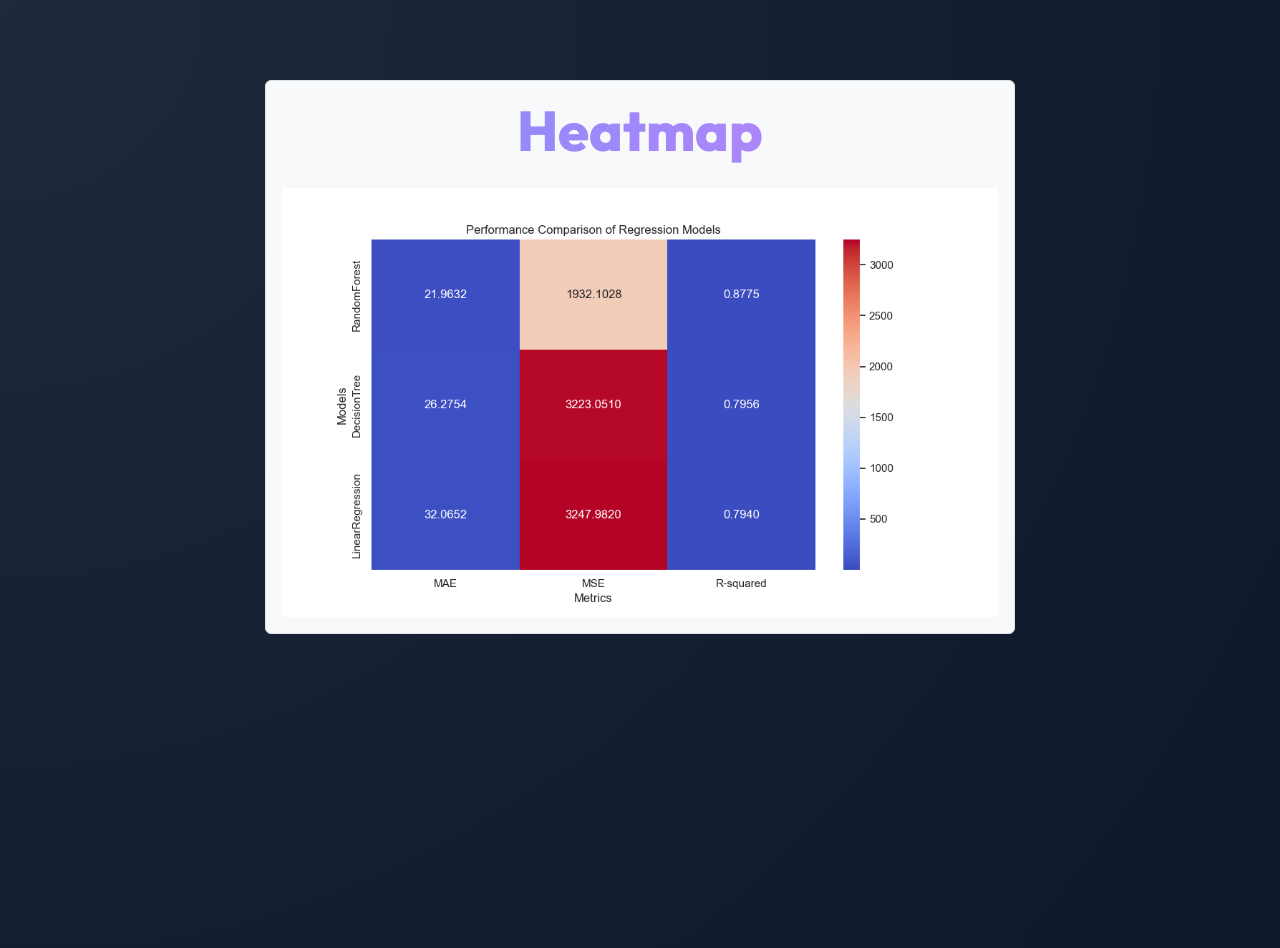
<file: templates/heatmap.html>
<!DOCTYPE html>
<html>

<head>
    <title>Heatmap</title>
    <link href="https://stackpath.bootstrapcdn.com/bootstrap/5.1.3/css/bootstrap.min.css" rel="stylesheet">
    <link rel="stylesheet" type="text/css" href="../static/style.css">
</head>

<body>
    <div class="container mt-5">
        <div class="row justify-content-center">
            <div class="col-md-8">
                <div class="p-3 bg-light border rounded text-center">
                    <h1 class="text-center">Heatmap</h1>
                    <div class="center-image">
                        <img src="../static/heatmap.png" class="img-fluid" alt="Heatmap Image">
                    </div>
                </div>
            </div>
        </div>
    </div>

    <script src="https://stackpath.bootstrapcdn.com/bootstrap/5.1.3/js/bootstrap.bundle.min.js"></script>
</body>

</html>
</file>
<file: static/style.css>
/* Advanced Air Quality Design System */
@import url('https://fonts.googleapis.com/css2?family=Outfit:wght@300;400;600;800&display=swap');

:root {
    --primary: #6366f1;
    --primary-hover: #4f46e5;
    --secondary: #10b981;
    --dark: #0f172a;
    --light: #f8fafc;
    --glass: rgba(255, 255, 255, 0.1);
    --glass-border: rgba(255, 255, 255, 0.2);
    --card-bg: rgba(15, 23, 42, 0.8);
    --text-main: #f1f5f9;
    --text-muted: #94a3b8;
    
    /* AQI Colors */
    --aqi-good: #10b981;
    --aqi-satisfactory: #84cc16;
    --aqi-moderate: #f59e0b;
    --aqi-poor: #ef4444;
    --aqi-verypoor: #b91c1c;
    --aqi-severe: #7f1d1d;
}

* {
    margin: 0;
    padding: 0;
    box-sizing: border-box;
}

body {
    font-family: 'Outfit', sans-serif;
    background: radial-gradient(circle at top left, #1e293b, #0f172a);
    color: var(--text-main);
    min-height: 100vh;
    line-height: 1.6;
    overflow-x: hidden;
}

/* Background Animation */
body::before {
    content: '';
    position: fixed;
    top: 0;
    left: 0;
    width: 100%;
    height: 100%;
    background: url('https://www.transparenttextures.com/patterns/carbon-fibre.png');
    opacity: 0.05;
    z-index: -1;
}

.container {
    max-width: 1200px;
    margin: 0 auto;
    padding: 2rem;
}

/* Glassmorphism Card */
.glass-card {
    background: var(--glass);
    backdrop-filter: blur(12px);
    -webkit-backdrop-filter: blur(12px);
    border: 1px solid var(--glass-border);
    border-radius: 24px;
    padding: 3rem;
    box-shadow: 0 25px 50px -12px rgba(0, 0, 0, 0.5);
    animation: fadeIn 0.8s ease-out;
}

@keyframes fadeIn {
    from { opacity: 0; transform: translateY(20px); }
    to { opacity: 1; transform: translateY(0); }
}

/* Typography */
h1 {
    font-size: 3.5rem;
    font-weight: 800;
    background: linear-gradient(to right, #818cf8, #c084fc);
    -webkit-background-clip: text;
    -webkit-text-fill-color: transparent;
    margin-bottom: 1.5rem;
    text-align: center;
}

.lead {
    font-size: 1.25rem;
    color: var(--text-muted);
    text-align: center;
    margin-bottom: 3rem;
}

/* Form Styles */
.form-group {
    margin-bottom: 1.5rem;
}

label {
    display: block;
    margin-bottom: 0.5rem;
    font-weight: 600;
    color: var(--text-main);
    font-size: 0.9rem;
    text-transform: uppercase;
    letter-spacing: 0.05em;
}

.form-control {
    width: 100%;
    padding: 1rem 1.5rem;
    background: rgba(15, 23, 42, 0.5);
    border: 1px solid var(--glass-border);
    border-radius: 12px;
    color: white;
    font-size: 1rem;
    transition: all 0.3s ease;
}

.form-control:focus {
    outline: none;
    border-color: var(--primary);
    box-shadow: 0 0 0 4px rgba(99, 102, 241, 0.2);
    background: rgba(15, 23, 42, 0.8);
}

/* Grid Layout for Form */
.form-grid {
    display: grid;
    grid-template-columns: repeat(auto-fit, minmax(250px, 1fr));
    gap: 1.5rem;
    margin-bottom: 2rem;
}

/* Buttons */
.btn {
    display: inline-block;
    padding: 1rem 2.5rem;
    font-size: 1.1rem;
    font-weight: 700;
    text-align: center;
    text-decoration: none;
    border-radius: 12px;
    cursor: pointer;
    transition: all 0.3s cubic-bezier(0.4, 0, 0.2, 1);
    border: none;
}

.btn-primary {
    background: linear-gradient(135deg, var(--primary), #8b5cf6);
    color: white;
    box-shadow: 0 10px 15px -3px rgba(99, 102, 241, 0.4);
}

.btn-primary:hover {
    transform: translateY(-2px);
    box-shadow: 0 20px 25px -5px rgba(99, 102, 241, 0.5);
}

.btn-block {
    width: 100%;
}

/* Results Display */
.result-container {
    text-align: center;
    padding: 2rem;
}

.aqi-value {
    font-size: 6rem;
    font-weight: 800;
    margin: 1rem 0;
    text-shadow: 0 0 30px rgba(255, 255, 255, 0.2);
}

.aqi-label {
    font-size: 2rem;
    font-weight: 700;
    padding: 0.5rem 2rem;
    border-radius: 50px;
    display: inline-block;
    margin-bottom: 2rem;
}

.conclusion {
    font-size: 1.1rem;
    color: var(--text-muted);
    max-width: 600px;
    margin: 0 auto;
}

/* AQI Categories Colors */
.good { color: var(--aqi-good); border: 2px solid var(--aqi-good); }
.satisfactory { color: var(--aqi-satisfactory); border: 2px solid var(--aqi-satisfactory); }
.moderate { color: var(--aqi-moderate); border: 2px solid var(--aqi-moderate); }
.poor { color: var(--aqi-poor); border: 2px solid var(--aqi-poor); }
.verypoor { color: var(--aqi-verypoor); border: 2px solid var(--aqi-verypoor); }
.severe { color: var(--aqi-severe); border: 2px solid var(--aqi-severe); }

/* Navigation */
nav {
    display: flex;
    justify-content: center;
    gap: 2rem;
    margin-bottom: 4rem;
}

nav a {
    color: var(--text-muted);
    text-decoration: none;
    font-weight: 600;
    transition: color 0.3s;
}

nav a:hover, nav a.active {
    color: var(--primary);
}

/* Home Page Specific */
.hero {
    display: flex;
    flex-direction: column;
    align-items: center;
    justify-content: center;
    padding: 4rem 0;
}

.features {
    display: grid;
    grid-template-columns: repeat(auto-fit, minmax(300px, 1fr));
    gap: 2rem;
    margin-top: 4rem;
}

.feature-card {
    background: var(--glass);
    padding: 2rem;
    border-radius: 20px;
    text-align: center;
    border: 1px solid var(--glass-border);
    transition: transform 0.3s;
}

.feature-card:hover {
    transform: scale(1.05);
}

.feature-icon {
    font-size: 3rem;
    margin-bottom: 1rem;
}

/* Responsive */
@media (max-width: 768px) {
    h1 { font-size: 2.5rem; }
    .glass-card { padding: 1.5rem; }
    .aqi-value { font-size: 4rem; }
}
</file>
